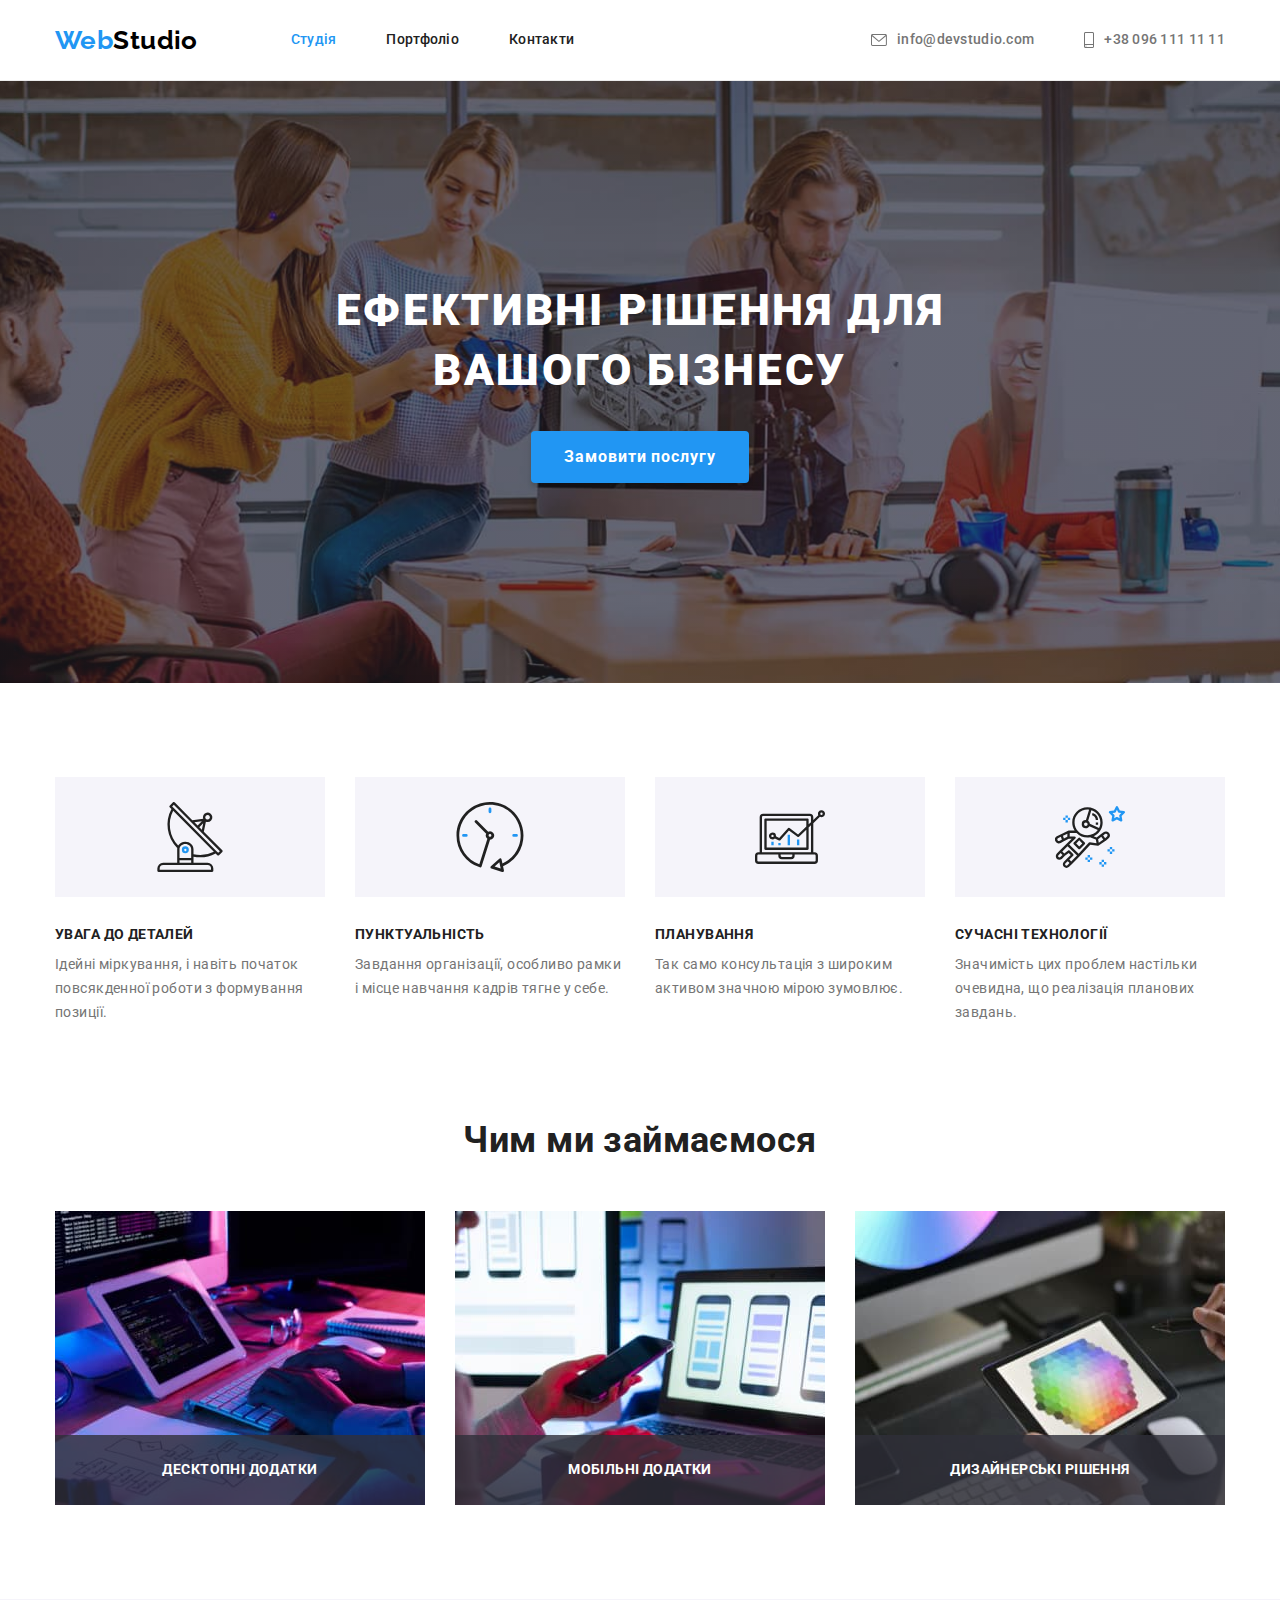
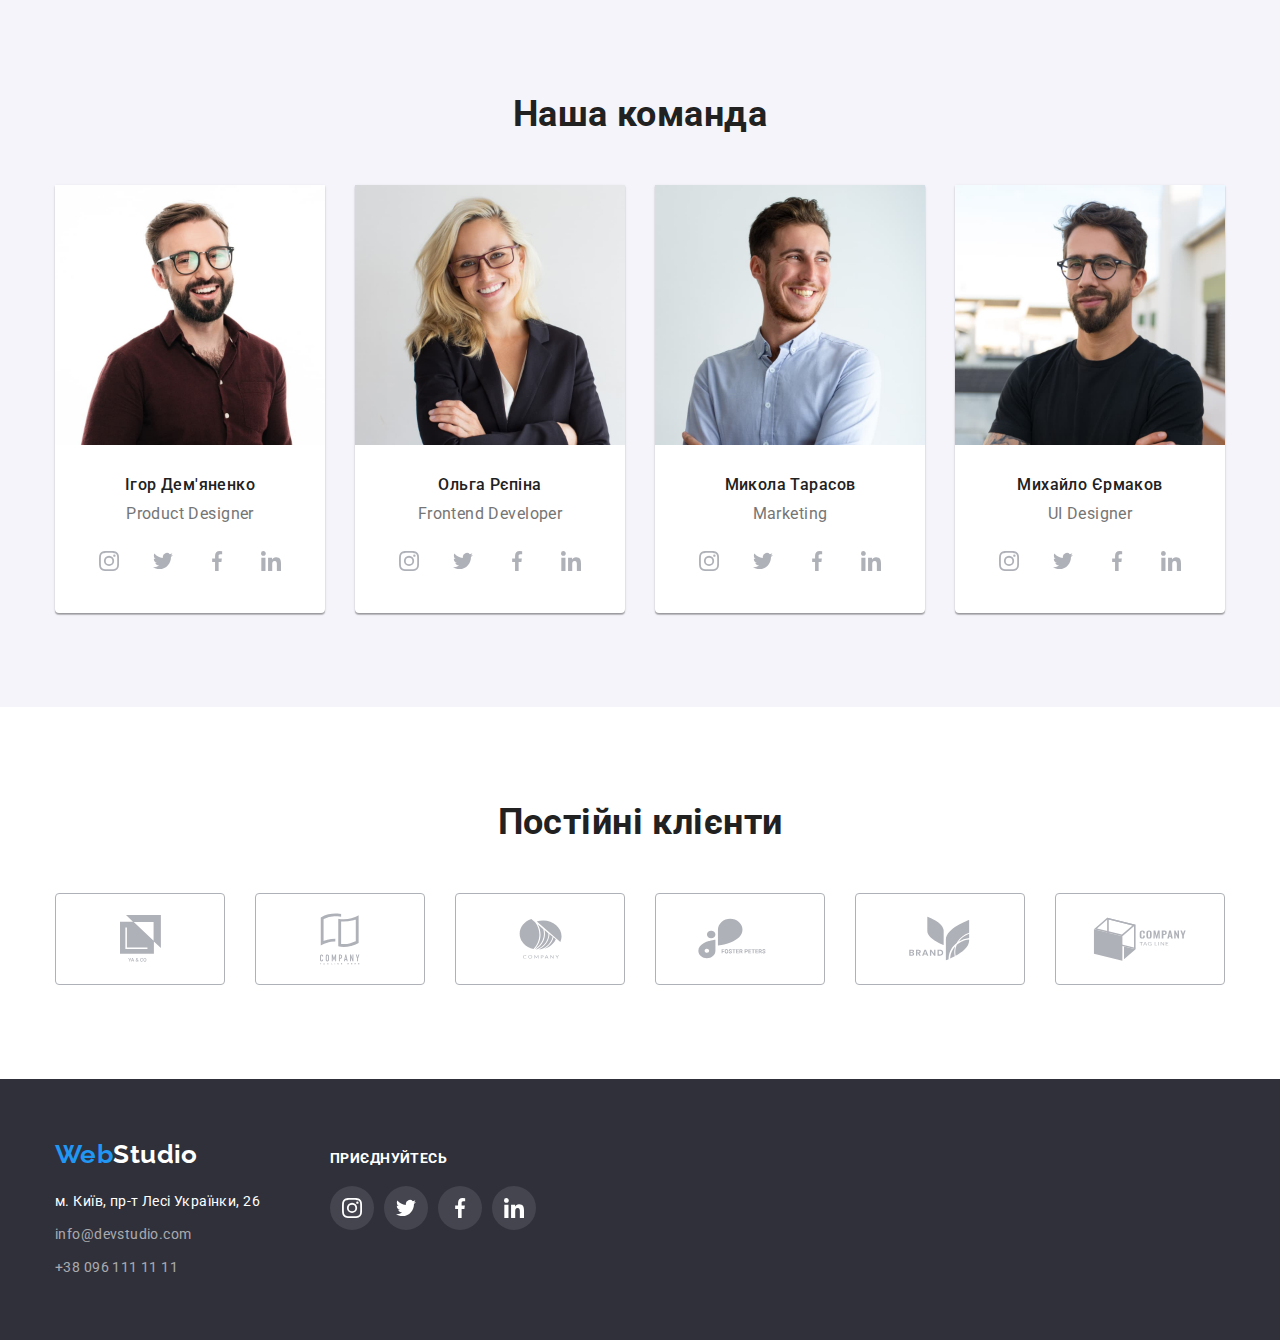
<file: index.html>
<!DOCTYPE html>
<html lang="uk">

<head>
    <meta charset="UTF-8">
    <meta http-equiv="X-UA-Compatible" content="IE=edge">
    <meta name="viewport" content="width=device-width, initial-scale=1.0">
    <title>Студія</title>
    <link rel="preconnect" href="https://fonts.googleapis.com">
    <link rel="preconnect" href="https://fonts.gstatic.com" crossorigin>
    <link href="https://fonts.googleapis.com/css2?family=Raleway:wght@700&family=Roboto:wght@400;500;700;900&display=swap"
        rel="stylesheet">
    <link rel="stylesheet" href="https://cdnjs.cloudflare.com/ajax/libs/modern-normalize/1.1.0/modern-normalize.min.css">
    <link rel="stylesheet" href="./css/styles.css" />
</head>

<body class="page">
    <!--Шапка проекту-->
    <header class="header">
        <div class="container main-header">
            <a class="logo" href="./index.html" lang="en">
                <span class="part-logo">Web</span>Studio</a>
            <nav>
                <ul class="list site-nav">
                    <li class="item"><a class="link current" href="./index.html">Студія</a></li>
                    <li class="item"><a class="link" href="./portfolio.html">Портфоліо</a></li>
                    <li class="item"><a class="link" href="#">Контакти</a></li>
                </ul>
            </nav>
            <ul class="list contacts-header">
                <li class="item">
                    <a class="mail-header" href="mailto:info@devstudio.com">
                        <svg aria-label="іконка конверту" class="icon-envelope" width="16" height="12">
                            <use href="./images/icon/sprite.svg#icon-envelope">
                            </use>
                        </svg>
                        info@devstudio.com
                    </a>
                </li>
                <li class="item">
                    <a class="tel-header" href="tel:+380961111111">
                        <svg aria-label="іконка смартфону"class="icon-smartphone" width="10" height="16">
                            <use href="./images/icon/sprite.svg#icon-smartphone" ></use>
                        </svg>
                        +38 096 111 11 11
                    </a>
                </li>
            </ul>
        </div>
    </header>
    <!--Основна частина проекту-->
    <main>
        <!--Секція 1 герой-->
        <section class="hero">
            <div class="container">
                <h1 class="hero-title">Ефективні рішення для <br> вашого бізнесу</h1>
                <button class="button" type="button">Замовити послугу</button>
            </div>
        </section>
        <!--Секція 2 про компанію-->
        <section class="section">
            <div class="container">
                <h2 class="section-title visually-hidden">Про компанію</h2>
                <ul class="list about-list">
                    <li class="item icon-antenna">
                        <div class="title-text">
                            <h3 class="title">УВАГА ДО ДЕТАЛЕЙ</h3>
                            <p class="text">Ідейні міркування, і навіть початок повсякденної
                                роботи з формування позиції.</p>
                        </div>
                    </li>
                    <li class="item icon-clock">
                        <div class="title-text">
                            <h3 class="title">ПУНКТУАЛЬНІСТЬ</h3>
                            <p class="text">Завдання організації, особливо рамки і місце
                                навчання кадрів тягне у себе.</p>
                        </div>
                    </li>
                    <li class="item icon-diagram">
                        <div class="title-text">
                            <h3 class="title">ПЛАНУВАННЯ</h3>
                            <p class="text">Так само консультація з широким активом значною
                                мірою зумовлює.</p>
                        </div>
                    </li>
                    <li class="item icon-astronaut">
                        <div class="title-text">
                            <h3 class="title">СУЧАСНІ ТЕХНОЛОГІЇ</h3>
                            <p class="text">Значимість цих проблем настільки очевидна, що реалізація
                                планових завдань.</p>
                        </div>
                    </li>
                </ul>
            </div>
        </section>
        <!--Секція 3 чим займається компанія-->
        <section class="section no-padding-top">
            <div class="container">
                <h2 class="section-title">Чим ми займаємося</h2>
                <ul class="list list-work">
                    <li class="item">
                        <div class="item-content">
                            <img class="image-work" src="./images/box_1.jpg" alt="Розробник працює на комп'ютері" width="370">
                            <p class="text" >
                                Десктопні додатки
                            </p>
                        </div>
                    </li>
                    <li class="item">
                        <div class="item-content">
                            <img class="image-work" src="./images/box_2.jpg" alt="Людина дивиться на телевон в її руках" width="370">
                            <p class="text">
                                Мобільні додатки
                            </p>
                        </div>
                    </li>
                    <li class="item">
                        <div class="item-content">
                            <img class="image-work" src="./images/box_3.jpg" alt="Людина працює на планшеті в її руках" width="370">
                            <p class="text">
                                Дизайнерські рішення
                            </p>
                        </div>
                    </li>
                </ul>
            </div>
        </section>
        <!--Секція 4 команда компанії-->
        <section class="section section-team">
            <div class="container">
                <h2 class="section-title">Наша команда</h2>
                <ul class="list list-team">
                    <li class="list-team-position">
                        <img class="image-position" src="./images/img_igor_1.jpg" alt="Фотографія Ігора Дем'яненко" width="270">
                        <div class="item-position">
                            <h3 class="member">Ігор Дем'яненко</h3>
                            <p class="position" lang="en">Product Designer</p>
                            <ul class="list social-list">
                                <li class="social-list-item" >
                                    <a href="#" class="social-list-link">
                                        <svg aria-label="Іконка інстаграму" class="icon-instagram social-list-icon">
                                            <use href="./images/icon/sprite.svg#icon-instagram"></use>
                                        </svg>
                                    </a>
                                </li>
                                <li class="social-list-item"> 
                                    <a href="#" class="social-list-link">
                                        <svg aria-label="Іконка твіттеру" class="icon-twitter social-list-icon">
                                            <use href="./images/icon/sprite.svg#icon-twitter"></use>
                                        </svg>
                                    </a>                           
                                </li>
                                <li class="social-list-item">
                                    <a href="#" class="social-list-link">
                                        <svg aria-label="Іконка фейсбуку" class="icon-facebook social-list-icon">
                                            <use href="./images/icon/sprite.svg#icon-facebook"></use>
                                        </svg>
                                    </a>
                                </li>
                                <li class="social-list-item">
                                    <a href="#" class="social-list-link">
                                        <svg aria-label="Іконка лінкедіну" class="icon-linkedin social-list-icon">
                                            <use href="./images/icon/sprite.svg#icon-linkedin"></use>
                                        </svg>
                                    </a>
                                </li>                                
                            </ul>
                        </div>
                    </li>
                    <li class="list-team-position">
                        <img class="image-position" src="./images/img_olga_2.jpg" alt="Фотографія Ольги Рєпіної" width="270">
                        <div class="item-position">
                            <h3 class="member">Ольга Рєпіна</h3>
                            <p class="position" lang="en">Frontend Developer</p>
                            <ul class="list social-list">
                                <li class="social-list-item" >
                                    <a href="#" class="social-list-link">
                                        <svg aria-label="Іконка інстаграму" class="icon-instagram social-list-icon">
                                            <use href="./images/icon/sprite.svg#icon-instagram"></use>
                                        </svg>
                                    </a>
                                </li>
                                <li class="social-list-item"> 
                                    <a href="#" class="social-list-link">
                                        <svg aria-label="Іконка твіттеру" class="icon-twitter social-list-icon">
                                            <use href="./images/icon/sprite.svg#icon-twitter"></use>
                                        </svg>
                                    </a>                           
                                </li>
                                <li class="social-list-item">
                                    <a href="#" class="social-list-link">
                                        <svg aria-label="Іконка фейсбуку" class="icon-facebook social-list-icon">
                                            <use href="./images/icon/sprite.svg#icon-facebook"></use>
                                        </svg>
                                    </a>
                                </li>
                                <li class="social-list-item">
                                    <a href="#" class="social-list-link">
                                        <svg aria-label="Іконка лінкедіну" class="icon-linkedin social-list-icon">
                                            <use href="./images/icon/sprite.svg#icon-linkedin"></use>
                                        </svg>
                                    </a>
                                </li>                                
                            </ul>
                        </div>
                    </li>
                    <li class="list-team-position">
                        <img class="image-position" src="./images/img_mykola_3.jpg" alt="Фотографія Миколи Тарасова" width="270">
                        <div class="item-position">
                            <h3 class="member">Микола Тарасов</h3>
                            <p class="position" lang="en">Marketing</p>
                            <ul class="list social-list">
                                <li class="social-list-item">
                                    <a href="#" class="social-list-link">
                                        <svg aria-label="Іконка інстаграму" class="icon-instagram social-list-icon">
                                            <use href="./images/icon/sprite.svg#icon-instagram"></use>
                                        </svg>
                                    </a>
                                </li>
                                <li class="social-list-item">
                                    <a href="#" class="social-list-link">
                                        <svg aria-label="Іконка твіттеру" class="icon-twitter social-list-icon">
                                            <use href="./images/icon/sprite.svg#icon-twitter"></use>
                                        </svg>
                                    </a>
                                </li>
                                <li class="social-list-item">
                                    <a href="#" class="social-list-link">
                                        <svg aria-label="Іконка фейсбуку" class="icon-facebook social-list-icon">
                                            <use href="./images/icon/sprite.svg#icon-facebook"></use>
                                        </svg>
                                    </a>
                                </li>
                                <li class="social-list-item">
                                    <a href="#" class="social-list-link">
                                        <svg aria-label="Іконка лінкедіну" class="icon-linkedin social-list-icon">
                                            <use href="./images/icon/sprite.svg#icon-linkedin"></use>
                                        </svg>
                                    </a>
                                </li>
                            </ul>
                        </div>                       
                    </li>
                    <li class="list-team-position">
                        <img class="image-position" src="./images/img_mykhayilo_4.jpg" alt="Фотографія Михайла Єрмакова" width="270">
                        <div class="item-position">
                           <h3 class="member">Михайло Єрмаков</h3>
                            <p class="position" lang="en">UI Designer</p> 
                            <ul class="list social-list">
                                <li class="social-list-item">
                                    <a href="#" class="social-list-link">
                                        <svg aria-label="Іконка інстаграму" class="icon-instagram social-list-icon">
                                            <use href="./images/icon/sprite.svg#icon-instagram"></use>
                                        </svg>
                                    </a>
                                </li>
                                <li class="social-list-item">
                                    <a href="#" class="social-list-link">
                                        <svg aria-label="Іконка твіттеру" class="icon-twitter social-list-icon">
                                            <use href="./images/icon/sprite.svg#icon-twitter"></use>
                                        </svg>
                                    </a>
                                </li>
                                <li class="social-list-item">
                                    <a href="#" class="social-list-link">
                                        <svg aria-label="Іконка фейсбуку" class="icon-facebook social-list-icon">
                                            <use href="./images/icon/sprite.svg#icon-facebook"></use>
                                        </svg>
                                    </a>
                                </li>
                                <li class="social-list-item">
                                    <a href="#" class="social-list-link">
                                        <svg aria-label="Іконка лінкедіну" class="icon-linkedin social-list-icon">
                                            <use href="./images/icon/sprite.svg#icon-linkedin"></use>
                                        </svg>
                                    </a>
                                </li>
                            </ul>
                        </div>                        
                    </li>
                </ul>
            </div>
        </section>
        <!-- Постійні клієнти -->
        <section class="section">
            <div class="container">
                <h2 class="section-title">Постійні клієнти</h2>
                <ul class="list clients-list">
                    <li class="clients-list-item">
                        <a href="#" class="clients-list-link">
                            <svg aria-label="іклонка клієнта" class="clients-list-icon" width="41" height="47">
                                <use href="./images/icon/sprite.svg#icon-client-1"></use>
                            </svg>
                        </a>
                    </li>
                    <li class="clients-list-item">
                        <a href="#" class="clients-list-link">
                            <svg aria-label="іклонка клієнта" class="clients-list-icon" width="40" height="52">
                                <use href="./images/icon/sprite.svg#icon-client-2"></use>
                            </svg>
                        </a>
                    </li>
                    <li class="clients-list-item">
                        <a href="#" class="clients-list-link">
                            <svg aria-label="іклонка клієнта" class="clients-list-icon" width="43" height="41">
                                <use href="./images/icon/sprite.svg#icon-client-3"></use>
                            </svg>
                        </a>
                    </li>
                    <li class="clients-list-item">
                        <a href="#" class="clients-list-link">
                            <svg aria-label="іклонка клієнта" class="clients-list-icon" width="84" height="41">
                                <use href="./images/icon/sprite.svg#icon-client-4"></use>
                            </svg>
                        </a>
                    </li>
                    <li class="clients-list-item">
                        <a href="#" class="clients-list-link">
                            <svg aria-label="іклонка клієнта" class="clients-list-icon" width="63" height="45">
                                <use href="./images/icon/sprite.svg#icon-client-5"></use>
                            </svg>
                        </a>
                    </li>
                    <li class="clients-list-item">
                        <a href="#" class="clients-list-link">
                            <svg aria-label="іклонка клієнта" class="clients-list-icon" width="94" height="44">
                                <use href="./images/icon/sprite.svg#icon-client-6"></use>
                            </svg>
                        </a>
                    </li>
                </ul>

            </div>
        </section>
    </main>
    <!--Підвал проекту-->
    <footer class="footer">
        <div class="container footer-contacts-social">
            <div>
                <a class="logo-footer" href="./index.html">
                    <span class="part-logo">Web</span>Studio</a>
                <address>
                    <ul class="list contacts-footer">
                        <li><a href="https://goo.gl/maps/CPtrU1FHBa2aNyZL9" target="_blank" rel="noopener noreferrer nofollow">
                                м. Київ, пр-т Лесі Українки, 26
                            </a>
                        </li>
                        <li><a class="mail" href="mailto:info@devstudio.com">info@devstudio.com</a></li>
                        <li><a class="tel" href="tel:+380961111111">+38 096 111 11 11</a></li>
                    </ul>
                </address>
            </div>
            <div class="social-footer">
                <p class="social-footer-text">приєднуйтесь</p>
                            <ul class="list social-list">
                                <li class="social-list-item">
                                    <a href="#" class="social-list-link">
                                        <svg aria-label="Іконка інстаграму" class="icon-instagram social-list-icon">
                                            <use href="./images/icon/sprite.svg#icon-instagram"></use>
                                        </svg>
                                    </a>
                                </li>
                                <li class="social-list-item">
                                    <a href="#" class="social-list-link">
                                        <svg aria-label="Іконка твіттеру" class="icon-twitter social-list-icon">
                                            <use href="./images/icon/sprite.svg#icon-twitter"></use>
                                        </svg>
                                    </a>
                                </li>
                                <li class="social-list-item">
                                    <a href="#" class="social-list-link">
                                        <svg aria-label="Іконка фейсбуку" class="icon-facebook social-list-icon">
                                            <use href="./images/icon/sprite.svg#icon-facebook"></use>
                                        </svg>
                                    </a>
                                </li>
                                <li class="social-list-item">
                                    <a href="#" class="social-list-link">
                                        <svg aria-label="Іконка лінкедіну" class="icon-linkedin social-list-icon">
                                            <use href="./images/icon/sprite.svg#icon-linkedin"></use>
                                        </svg>
                                    </a>
                                </li>
                            </ul>
            </div>
        </div>
    </footer>
</body>
</html>
</file>
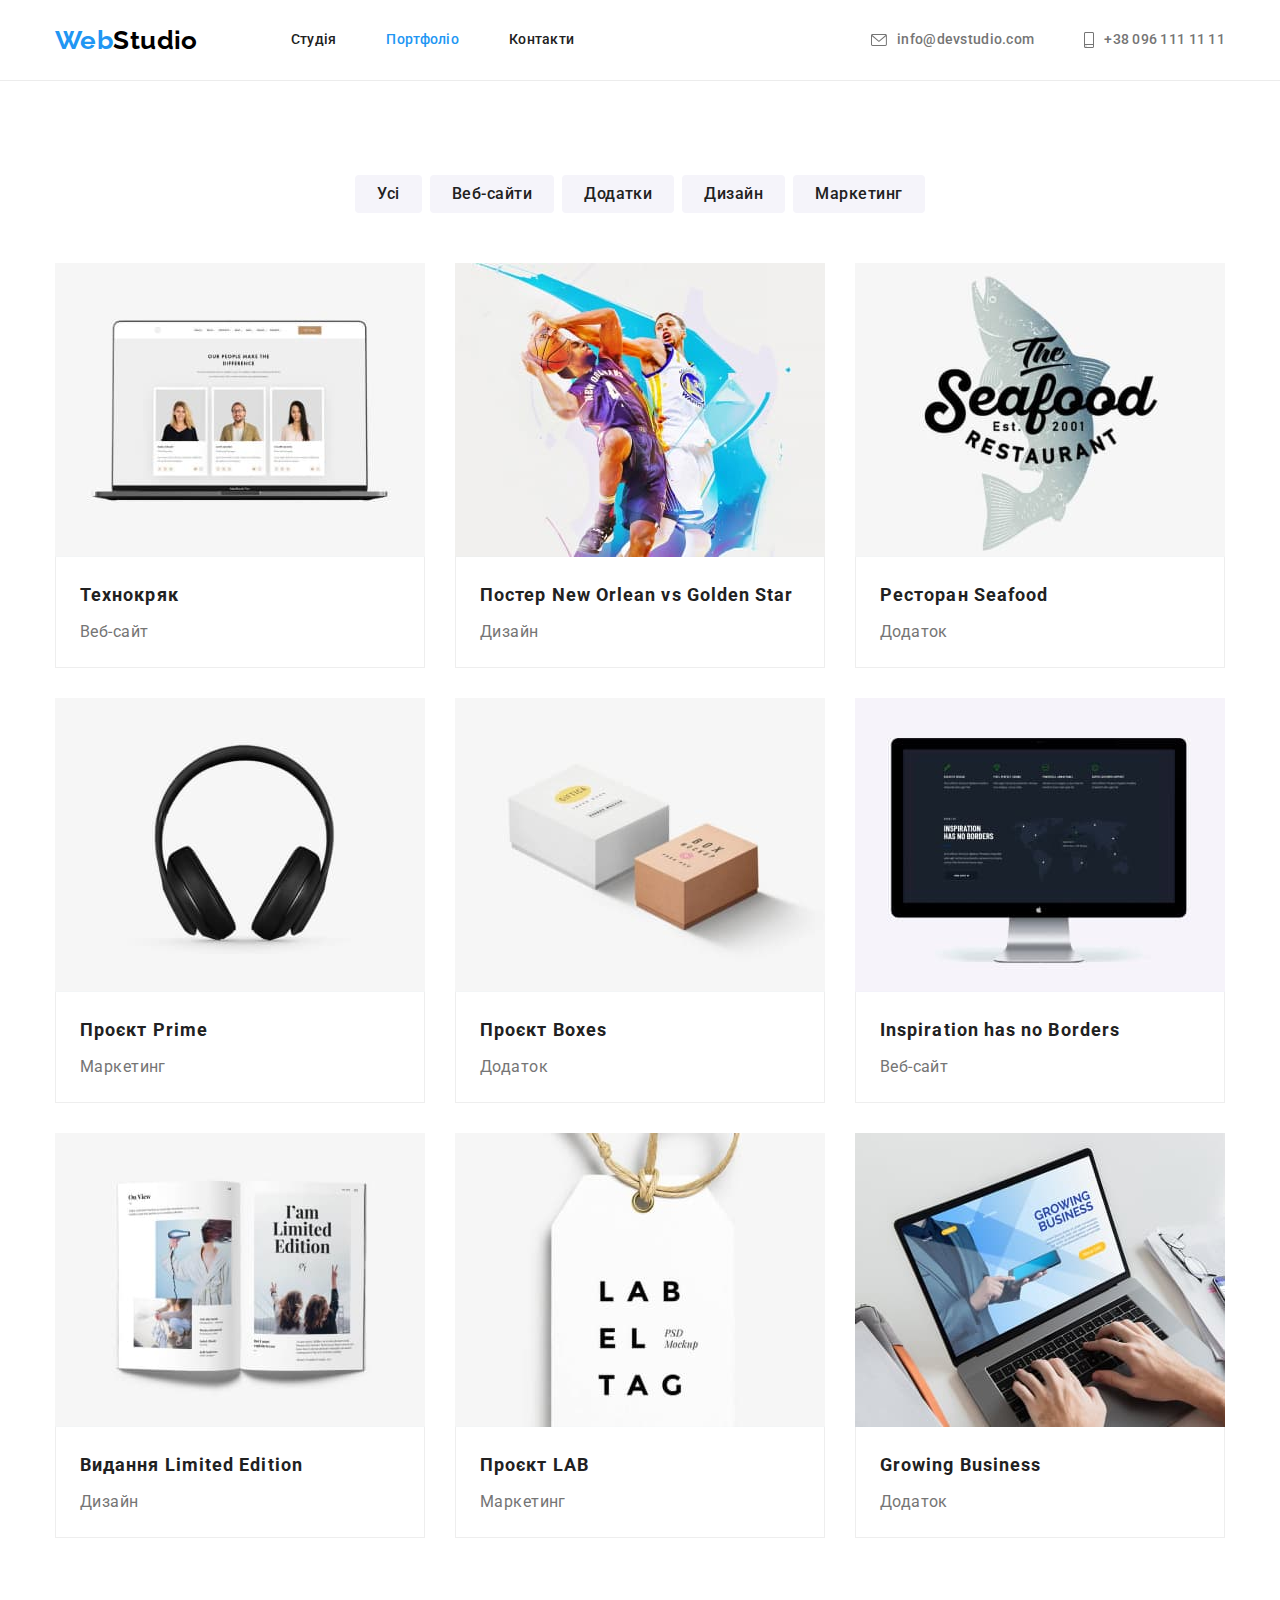
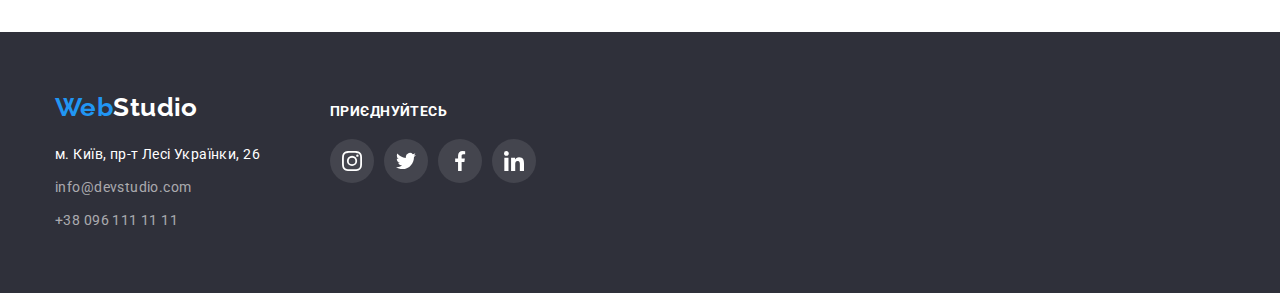
<file: portfolio.html>
<!DOCTYPE html>
<html lang="uk">

<head>
    <meta charset="UTF-8">
    <meta http-equiv="X-UA-Compatible" content="IE=edge">
    <meta name="viewport" content="width=device-width, initial-scale=1.0">
    <title>Портфоліо</title>
    <link rel="preconnect" href="https://fonts.googleapis.com">
    <link rel="preconnect" href="https://fonts.gstatic.com" crossorigin>
    <link href="https://fonts.googleapis.com/css2?family=Raleway:wght@700&family=Roboto:wght@400;500;700;900&display=swap"
        rel="stylesheet">
    <link rel="stylesheet" href="https://cdnjs.cloudflare.com/ajax/libs/modern-normalize/1.1.0/modern-normalize.min.css">
    <link rel="stylesheet" href="./css/styles.css" />
</head>

<body class="page">
    <!--Шапка проекту-->
    <header class="header">
        <div class="container main-header">
            <a class="logo" href="./index.html" lang="en">
                <span class="part-logo">Web</span>Studio</a>
            <nav>
                <ul class="list site-nav">
                    <li class="item"><a class="link" href="./index.html">Студія</a></li>
                    <li class="item"><a class="link current" href="./portfolio.html">Портфоліо</a></li>
                    <li class="item"><a class="link" href="#">Контакти</a></li>
                </ul>
            </nav>
            <ul class="list contacts-header">
                <li class="item">
                    <a class="mail-header" href="mailto:info@devstudio.com">
                        <svg aria-label="іконка конверту" class="icon-envelope" width="16" height="12">
                            <use href="./images/icon/sprite.svg#icon-envelope">
                            </use>
                        </svg>
                        info@devstudio.com
                    </a>
                </li>
                <li class="item">
                    <a class="tel-header" href="tel:+380961111111">
                        <svg aria-label="іконка смартфону" class="icon-smartphone" width="10" height="16">
                            <use href="./images/icon/sprite.svg#icon-smartphone"></use>
                        </svg>
                        +38 096 111 11 11
                    </a>
                </li>
            </ul>
        </div>
    </header>
        <!-- основна частина -->
       <main>
            <!-- фільтр прикладів проектів -->
            <section class="section">
                <div class="container">
                    <h1 class="visually-hidden">Приклади проектів</h1>
                    <ul class="list filter">
                        <li class="item"><button type="button">Усі</button></li>
                        <li class="item"><button type="button">Веб-сайти</button></li>
                        <li class="item"><button type="button">Додатки</button></li>
                        <li class="item"><button type="button">Дизайн</button></li>
                        <li class="item"><button type="button">Маркетинг</button></li>
                    </ul>
                    <ul class="list examples-projects">
                        <li>
                            <a href="#" class="examples-projects-link">
                                <div class="examples-projects-content">
                                    <img class="image" src="./images/img_portfolio/img_1.jpg" alt="ноутбук з зображеннями людей" width="370">
                                    <p class="project-text-hidden">
                                        Ресурс пропонує комплексні пропозиції з різним рівнем
                                        функціоналу та сервісів. Все це дозволить відвідувачу
                                        отримати вичерпні відомості про компанію чи приватну особу.
                                    </p>
                                </div>
                                <div class="project-text">
                                    <h2 class="project-title">Технокряк</h2>
                                    <p class="project-type">Веб-сайт</p>
                                </div>                                                                
                            </a>
                        </li>
                        <li>
                            <a href="#" class="examples-projects-link">
                                <div class="examples-projects-content">
                                    <img class="image" src="./images/img_portfolio/img_2.jpg" alt="баскетболісти грають м'ячем" width="370">
                                    <p class="project-text-hidden">
                                        Ресурс пропонує комплексні пропозиції з різним рівнем
                                        функціоналу та сервісів. Все це дозволить відвідувачу
                                        отримати вичерпні відомості про компанію чи приватну особу.
                                    </p>
                                </div>
                                <div class="project-text">
                                    <h2 class="project-title">Постер <span lang="en">New Orlean vs Golden Star</span></h2>
                                    <p class="project-type">Дизайн</p>
                                </div>
                            </a>
                        </li>
                        <li>
                            <a href="#" class="examples-projects-link">
                                <div class="examples-projects-content">
                                    <img class="image" src="./images/img_portfolio/img_3.jpg" alt="логотип ресторану seafood" width="370">
                                    <p class="project-text-hidden">
                                        Ресурс пропонує комплексні пропозиції з різним рівнем
                                        функціоналу та сервісів. Все це дозволить відвідувачу
                                        отримати вичерпні відомості про компанію чи приватну особу.
                                    </p>
                                </div>
                                <div class="project-text">
                                    <h2 class="project-title">Ресторан <span lang="en">Seafood</span></h2>
                                    <p class="project-type">Додаток</p>
                                </div>
                            </a>
                        </li>
                        <li>
                            <a href="#" class="examples-projects-link">
                                <div class="examples-projects-content">
                                    <img class="image" src="./images/img_portfolio/img_4.jpg" alt="навушники" width="370">
                                    <p class="project-text-hidden">
                                        Ресурс пропонує комплексні пропозиції з різним рівнем
                                        функціоналу та сервісів. Все це дозволить відвідувачу
                                        отримати вичерпні відомості про компанію чи приватну особу.
                                    </p>
                                </div>
                                <div class="project-text">
                                    <h2 class="project-title">Проєкт <span lang="en">Prime</span></h2>
                                    <p class="project-type">Маркетинг</p>
                                </div>
                            </a>
                        </li>
                        <li>
                            <a href="#" class="examples-projects-link">
                                <div class="examples-projects-content">
                                    <img class="image" src="./images/img_portfolio/img_5.jpg" alt="дві паперові коробочки" width="370">
                                    <p class="project-text-hidden">
                                        Ресурс пропонує комплексні пропозиції з різним рівнем
                                        функціоналу та сервісів. Все це дозволить відвідувачу
                                        отримати вичерпні відомості про компанію чи приватну особу.
                                    </p>
                                </div>
                                <div class="project-text">
                                    <h2 class="project-title">Проєкт <span lang="en">Boxes</span></h2>
                                    <p class="project-type">Додаток</p>
                                </div>
                            </a>
                        </li>
                        <li>
                            <a href="#" class="examples-projects-link">
                                <div class="examples-projects-content">
                                    <img class="image" src="./images/img_portfolio/img_6.jpg" alt="монітор комп'ютера" width="370">
                                    <p class="project-text-hidden">
                                        Ресурс пропонує комплексні пропозиції з різним рівнем
                                        функціоналу та сервісів. Все це дозволить відвідувачу
                                        отримати вичерпні відомості про компанію чи приватну особу.
                                    </p>
                                </div>
                                <div class="project-text">
                                    <h2 class="project-title" lang="en">Inspiration has no Borders</h2>
                                    <p class="project-type">Веб-сайт</p>
                                </div>
                            </a>
                        </li>
                        <li>
                            <a href="#" class="examples-projects-link">
                                <div class="examples-projects-content">
                                    <img class="image" src="./images/img_portfolio/img_7.jpg" alt="розгорнуті сторінки журналу" width="370">
                                    <p class="project-text-hidden">
                                        Ресурс пропонує комплексні пропозиції з різним рівнем
                                        функціоналу та сервісів. Все це дозволить відвідувачу
                                        отримати вичерпні відомості про компанію чи приватну особу.
                                    </p>
                                </div>
                                <div class="project-text">
                                    <h2 class="project-title">Видання <span lang="en">Limited Edition</span></h2>
                                    <p class="project-type">Дизайн</p>
                                </div>
                            </a>
                        </li>
                        <li>
                            <a href="#" class="examples-projects-link">
                                <div class="examples-projects-content">
                                    <img class="image" src="./images/img_portfolio/img_8.jpg" alt="табличка з написом" width="370">
                                    <p class="project-text-hidden">
                                        Ресурс пропонує комплексні пропозиції з різним рівнем
                                        функціоналу та сервісів. Все це дозволить відвідувачу
                                        отримати вичерпні відомості про компанію чи приватну особу.
                                    </p>
                                </div>
                                <div class="project-text">
                                    <h2 class="project-title">Проєкт <span lang="en">LAB</span></h2>
                                    <p class="project-type">Маркетинг</p>
                                </div>
                            </a>
                        </li>
                        <li>
                            <a href="#" class="examples-projects-link">
                                <div class="examples-projects-content">
                                    <img class="image" src="./images/img_portfolio/img_9.jpg" alt="людина працює на ноутбуці" width="370">
                                    <p class="project-text-hidden">
                                        Ресурс пропонує комплексні пропозиції з різним рівнем
                                        функціоналу та сервісів. Все це дозволить відвідувачу
                                        отримати вичерпні відомості про компанію чи приватну особу.
                                    </p>
                                </div>
                                <div class="project-text">
                                    <h2 class="project-title" lang="en">Growing Business</h2>
                                    <p class="project-type">Додаток</p>
                                </div>
                            </a>
                        </li>
                    </ul>
                </div>
            </section>
        </main>
    <!--Підвал проекту-->
    <footer class="footer">
        <div class="container footer-contacts-social">
            <div>
                <a class="logo-footer" href="./index.html">
                    <span class="part-logo">Web</span>Studio</a>
                <address>
                    <ul class="list contacts-footer">
                        <li><a href="https://goo.gl/maps/CPtrU1FHBa2aNyZL9" target="_blank"
                                rel="noopener noreferrer nofollow">
                                м. Київ, пр-т Лесі Українки, 26
                            </a>
                        </li>
                        <li><a class="mail" href="mailto:info@devstudio.com">info@devstudio.com</a></li>
                        <li><a class="tel" href="tel:+380961111111">+38 096 111 11 11</a></li>
                    </ul>
                </address>
            </div>
            <div class="social-footer">
                <p class="social-footer-text">приєднуйтесь</p>
                <ul class="list social-list">
                    <li class="social-list-item">
                        <a href="#" class="social-list-link">
                            <svg aria-label="Іконка інстаграму" class="icon-instagram social-list-icon">
                                <use href="./images/icon/sprite.svg#icon-instagram"></use>
                            </svg>
                        </a>
                    </li>
                    <li class="social-list-item">
                        <a href="#" class="social-list-link">
                            <svg aria-label="Іконка твіттеру" class="icon-twitter social-list-icon">
                                <use href="./images/icon/sprite.svg#icon-twitter"></use>
                            </svg>
                        </a>
                    </li>
                    <li class="social-list-item">
                        <a href="#" class="social-list-link">
                            <svg aria-label="Іконка фейсбуку" class="icon-facebook social-list-icon">
                                <use href="./images/icon/sprite.svg#icon-facebook"></use>
                            </svg>
                        </a>
                    </li>
                    <li class="social-list-item">
                        <a href="#" class="social-list-link">
                            <svg aria-label="Іконка лінкедіну" class="icon-linkedin social-list-icon">
                                <use href="./images/icon/sprite.svg#icon-linkedin"></use>
                            </svg>
                        </a>
                    </li>
                </ul>
            </div>
        </div>
    </footer>
</body>
</html>
</file>
<file: css/styles.css>
/* цвет основного текста #212121 */
/* вторичный цвет текста #757575 */
/* белый #FFFFFF */
/* цвет акцент #2196F3 */
/* вторичный цвет фона #F5F4FA */

/* стили для index.html */

:root {
    --primary-text-color: #212121;
    --secondary-text-color: #757575;
    --white-text-color: #FFFFFF;
    --accent-color: #2196F3;
    --primary-background-color: #FFFFFF;
    --secondary-background-color: #F5F4FA;
    --transition-dur-and-func: 250ms cubic-bezier(0.4, 0, 0.2, 1);
}


html {
    box-sizing: border-box;
}

*,
*::before,
*::after {
    box-sizing: inherit;
}

body {
    color: var(--primary-text-color);
    background-color: var(--primary-background-color);
    font-family: Roboto, sans-serif;
    letter-spacing: 0.03em;
    font-size: 14px;
}

a {
    text-decoration: none;
}

img {
    max-width: 100%;
}

.list {
    margin: 0;
    padding: 0;
    list-style: none;
}

.header {
    border-bottom: 1px solid #ECECEC;
}

/* main-header */

.main-header {
    display: flex;
    align-items: center;
}

/* Logo */

.logo, 
.part-logo {
    color: #000000;
    font-family: Raleway, sans-serif;
    font-weight: 700;
    font-size: 26px;
    line-height: 1.19;
}

.part-logo {
    color: var(--accent-color);
}

/* site-navigation */

.site-nav {
    display: flex;
    margin-left: 93px;
}

.site-nav .item:not(:last-child ) {
    margin-right: 50px;
}

.site-nav .link {
    display: block;
    padding-top: 32px;
    padding-bottom: 32px;
    
    color: var(--primary-text-color);
    font-weight: 500;
    font-size: 14px;
    line-height: 1.14;
    letter-spacing: 0.02em;
    transition: color var(--transition-dur-and-func);
}

.site-nav .link:hover, 
.site-nav .link:focus {
    color: var(--accent-color);
}

.site-nav .link.current {
    color: var(--accent-color);
}

/* contacts-header */

.contacts-header {
    display: flex;
    margin-left: auto;
    align-items: center;
}

.contacts-header .item:not(:last-child) {
    margin-right: 50px;
}

.contacts-header .mail-header,
.contacts-header .tel-header {
    display: flex;
    align-items: center;
    justify-content: center;
    padding-top: 32px;
    padding-bottom: 32px;
    
    color: var(--secondary-text-color);
    font-weight: 500;
    font-size: 14px;
    line-height: 1.14;
    letter-spacing: 0.02em;

    transition: color var(--transition-dur-and-func);
}

.contacts-header a:hover,
.contacts-header a:focus {
    color: var(--accent-color);
}

.icon-envelope, 
.icon-smartphone {
    fill: currentColor;
    margin-right: 10px;
}

.container {
    margin-left: auto;
    margin-right: auto;
    width: 1200px;
    padding-left: 15px;
    padding-right: 15px;
}

/* hero */

.hero {
    background-color: #2F303A;
    text-align: center;
    padding-top: 200px;
    padding-bottom: 200px;
    background-image: linear-gradient(rgba(47, 48, 58, 0.4), rgba(47, 48, 58, 0.4)), 
    url("../images/hero/Img_hero.jpg");
    max-width: 1600px;
    margin-right: auto;
    margin-left: auto;
    background-repeat: no-repeat;
    background-position: center;
    background-size: cover;
}

.hero-title {
    margin-top: 0;
    margin-bottom: 30px;
    
    color: var(--white-text-color);
    font-weight: 900;
    font-size: 44px;
    line-height: 1.36;
    
    letter-spacing: 0.06em;
    text-transform: uppercase;
}

/* button */

.button {
    display: inline-block;
    min-width: 216px;
    color: var(--white-text-color);
    background-color: var(--accent-color);

    font-family: inherit;
    font-weight: 700;
    font-size: 16px;
    line-height: 1.88;
    align-items: center;
    text-align: center;
    letter-spacing: 0.06em;
    
    cursor: pointer;
    box-shadow: 0px 4px 4px rgba(0, 0, 0, 0.15);
    border-radius: 4px;
    padding: 10px 32px;
    border: 1px solid transparent;

    transition: background-color var(--transition-dur-and-func);
}

.button:hover, 
.button:focus {
    background-color: #188CE8;
}

/* section about company */

.section {
    padding-top: 94px;
    padding-bottom: 94px;
}

.no-padding-top {
    padding-top: 0;
}

.section-title {
    font-size: 36px;
    line-height: 1.17;
    text-align: center;
    margin-top: 0;
    margin-bottom: 50px;
}

.visually-hidden {
    position: absolute;
    white-space: nowrap;
    width: 1px;
    height: 1px;
    overflow: hidden;
    border: 0;
    padding: 0;
    clip: rect(0 0 0 0);
    clip-path: inset(50%);
    margin: -1px;
}

.about-list {
    display: flex;
}

.about-list .item {
    width: calc((100% - 90px) / 4);
    margin-right: 30px;
}

.about-list .item::before {
    content: "";
    display: block;
    height: 120px;
    background-color: var(--secondary-background-color);
    background-repeat: no-repeat;
    background-position: center;
}

.icon-antenna::before {
    background-image: url("../images/icon/about/antenna.svg");
}

.icon-clock::before {
    background-image: url("../images/icon/about/clock.svg");
}

.icon-diagram::before {
    background-image: url("../images/icon/about/diagram.svg");
}

.icon-astronaut::before {
    background-image: url("../images/icon/about/astronaut.svg");
}

.about-list .item:nth-child(4n) {
    margin-right: 0;
}

.about-list .title-text {
    padding-top: 30px;
}

.about-list .title {
    font-size: 14px;
    line-height: 1.14;
    text-transform: uppercase;
    margin-top: 0;
    margin-bottom: 10px;
}

.about-list .text {
    color: var(--secondary-text-color);
    line-height: 1.71;
    margin-top: 0;
    margin-bottom: 0;
}

/* list-work */

.list-work {
    display: flex;
}

.list-work .item:not(:nth-child(3n)) {
    margin-right: 30px;
}

.image-work {
    display: block;
}

.list-work .item-content {
    position: relative;
}

.list-work .text {
    position: absolute;
    bottom: 0;
    left: 50%;
    transform: translateX(-50%);

    width: 100%;
    height: 70px;
    margin: 0;
    padding-top: 27px;
    padding-bottom: 27px;

    font-weight: 700;
    font-size: 14px;
    line-height: 1.14;
    text-align: center;
    text-transform: uppercase;

    color: var(--white-text-color);
    background-color: rgba(47, 48, 58, 0.8);
}

/* Team of company */

.section-team {
    background-color: var(--secondary-background-color);
}

.list-team {
    display: flex;
}

.list-team .list-team-position:not(:nth-child(4n)) {
    margin-right: 30px;
}

.list-team .list-team-position {
    width: calc((100% - 90px) / 4);
    background-color: var(--primary-background-color);
    box-shadow: 0px 1px 3px rgba(0, 0, 0, 0.12), 0px 1px 1px rgba(0, 0, 0, 0.14), 0px 2px 1px rgba(0, 0, 0, 0.2);
    border-radius: 0px 0px 4px 4px;
}

.image-position {
    display: block;
}

.list-team .item-position {
    padding-top: 30px;
    padding-bottom: 30px;
    text-align: center;
}

.list-team .member {
    font-weight: 500;
    font-size: 16px;
    line-height: 1.19;
    margin-top: 0;
    margin-bottom: 10px;
}

.list-team .position {
    color: var(--secondary-text-color);
    font-size: 16px;
    line-height: 1.19;
    margin-top: 0;
    margin-bottom: 16px;
}

.social-list {
    display: flex;
    justify-content: center;
    column-gap: 10px;
}

.social-list-link {
    display: flex;
    align-items: center;
    justify-content: center;
    width: 44px;
    height: 44px;
    border-radius: 50%;
    border-color: var(--primary-background-color);

    transition: background-color var(--transition-dur-and-func);
}

.social-list-link:hover, 
.social-list-link:focus {
    background-color: var(--accent-color);
}

.social-list-icon {
    width: 20px;
    height: 20px;
    fill: #AFB1B8;

    transition: fill var(--transition-dur-and-func);
}

.social-list-link:hover .social-list-icon,
.social-list-link:focus .social-list-icon {
    fill: #FFFFFF;
}

/* Постійні клієнти */

.clients-list {
    display: flex;
    justify-content: center;
    gap: 30px;
}

.clients-list-item {
    width: calc((100% - 150px) / 6);
}

.clients-list-link {
    display: flex;
    height: 92px;
    align-items: center;
    justify-content: center;
    border: 1px solid #AFB1B8;
    border-radius: 4px;

    transition: border var(--transition-dur-and-func);
}

.clients-list-link:hover,
.clients-list-link:focus {
    border: 1px solid var(--accent-color);
}

.clients-list-icon {
    fill: #AFB1B8;

    transition: fill var(--transition-dur-and-func);
}

.clients-list-link:hover .clients-list-icon,
.clients-list-link:focus .clients-list-icon {
    fill: var(--accent-color);
}

/* footer */

.footer {
    background-color: #2F303A;
    padding-top: 60px;
    padding-bottom: 60px;
}

.logo-footer {
    color: var(--white-text-color);
    font-family: Raleway, sans-serif;
    font-weight: 700;
    font-size: 26px;
    line-height: 1.19;
    display: block;
    margin-bottom: 20px;
}

.contacts-footer a {
    color: var(--white-text-color);
    font-style: normal;
    font-size: 14px;
    line-height: 1.71;
    transition: color var(--transition-dur-and-func);
}

.contacts-footer li:not(:last-child) {
    margin-bottom: 9px;
}

.contacts-footer .mail, 
.contacts-footer .tel {
    color: rgba(255, 255, 255, 0.6);  
}

.contacts-footer a:hover,
.contacts-footer a:focus {
    color: var(--accent-color);
}

.footer-contacts-social {
    display: flex;
    column-gap: 70px;
    align-items: baseline;
}

.social-footer-text {
    font-weight: 700;
    font-size: 14px;
    line-height: 16px;
    text-transform: uppercase;
    color: var(--white-text-color);
    margin-top: 0;
    margin-bottom: 20px;
}

.footer .social-list {
    display: flex;
    column-gap: 10px;
}

.footer .social-list-link {
    display: flex;
    align-items: center;
    justify-content: center;
    width: 44px;
    height: 44px;
    border-radius: 50%;
    background-color: rgba(255, 255, 255, 0.1);

    transition: background-color var(--transition-dur-and-func);
}

.footer .social-list-link:hover,
.footer .social-list-link:focus {
    background-color: var(--accent-color);
}

.footer .social-list-icon {
    width: 20px;
    height: 20px;
    fill: var(--white-text-color);
}

/* стили для portfolio.html */

.visually-hidden {
    position: absolute;
    white-space: nowrap;
    width: 1px;
    height: 1px;
    overflow: hidden;
    border: 0;
    padding: 0;
    clip: rect(0 0 0 0);
    clip-path: inset(50%);
    margin: -1px;
}

/* filter buttons */

.filter {
    display: flex;
    margin-left: auto;
    margin-right: auto;
    margin-bottom: 50px;
    justify-content: center;
}

.filter button {
    display: inline-block;
    padding: 6px 22px;
    border: 0;
        
    color: var(--primary-text-color);
    background-color: var(--secondary-background-color);
    font-family: inherit;
    font-weight: 500;
    font-size: 16px;
    line-height: 1.63;
    letter-spacing: 0.03em;
    cursor: pointer;
   
    border-radius: 4px;
    text-align: center;

    transition: color var(--transition-dur-and-func), 
        background-color var(--transition-dur-and-func),
        box-shadow var(--transition-dur-and-func);
}

.filter .item:not(:last-child) {
    margin-right: 8px;
}

.filter button:hover,
.filter button:focus {
    color: var(--white-text-color);
    background-color: var(--accent-color);
    box-shadow: 0px 3px 1px rgba(0, 0, 0, 0.1), 0px 1px 2px rgba(0, 0, 0, 0.08), 0px 2px 2px rgba(0, 0, 0, 0.12);
}

/* examples-project */

.examples-projects {
    display: flex;
    flex-wrap: wrap;
    gap: 30px;
}

.examples-projects li {
    width: calc((100% - 60px) / 3);
}

.examples-projects a {
    color: inherit;
    display: inline-block;

    transition: box-shadow var(--transition-dur-and-func);
}

.examples-projects a:hover,
.examples-projects a:focus {
    box-shadow: 0px 1px 1px rgba(0, 0, 0, 0.12), 
    0px 4px 4px rgba(0, 0, 0, 0.06), 
    1px 4px 6px rgba(0, 0, 0, 0.16);
}

.examples-projects .image {
    display: block;
}

.project-text {
    padding-top: 20px;
    padding-left: 24px;
    padding-bottom: 20px;
    padding-right: 24px;
    border-right: 1px solid #EEEEEE;
    border-bottom: 1px solid #EEEEEE;
    border-left: 1px solid #EEEEEE;
}

.project-title {
    margin-top: 0;
    margin-bottom: 4px;

    font-size: 18px;
    line-height: 2;
    letter-spacing: 0.06em;
}

.project-type {
    margin-top: 0;
    margin-bottom: 0;
    
    color: var(--secondary-text-color);
    font-size: 16px;
    line-height: 1.88;
}

.examples-projects-content {
    position: relative;
    overflow: hidden;
}

.project-text-hidden {
    display: block;
    position: absolute;
    top: 0;
    left: 0;
    width: 100%;
    height: 100%;
    
    font-weight: 400;
    font-size: 18px;
    line-height: 1.56;
    color: var(--white-text-color);
    background-color: rgba(33, 150, 243, 0.9);

    padding: 63px 24px;
    margin: 0;

    transform: translateY(100%);
    transition: transform var(--transition-dur-and-func);
}

.examples-projects-link:hover .project-text-hidden,
.examples-projects-link:focus .project-text-hidden {
    transform: translateY(0)
}
</file>
